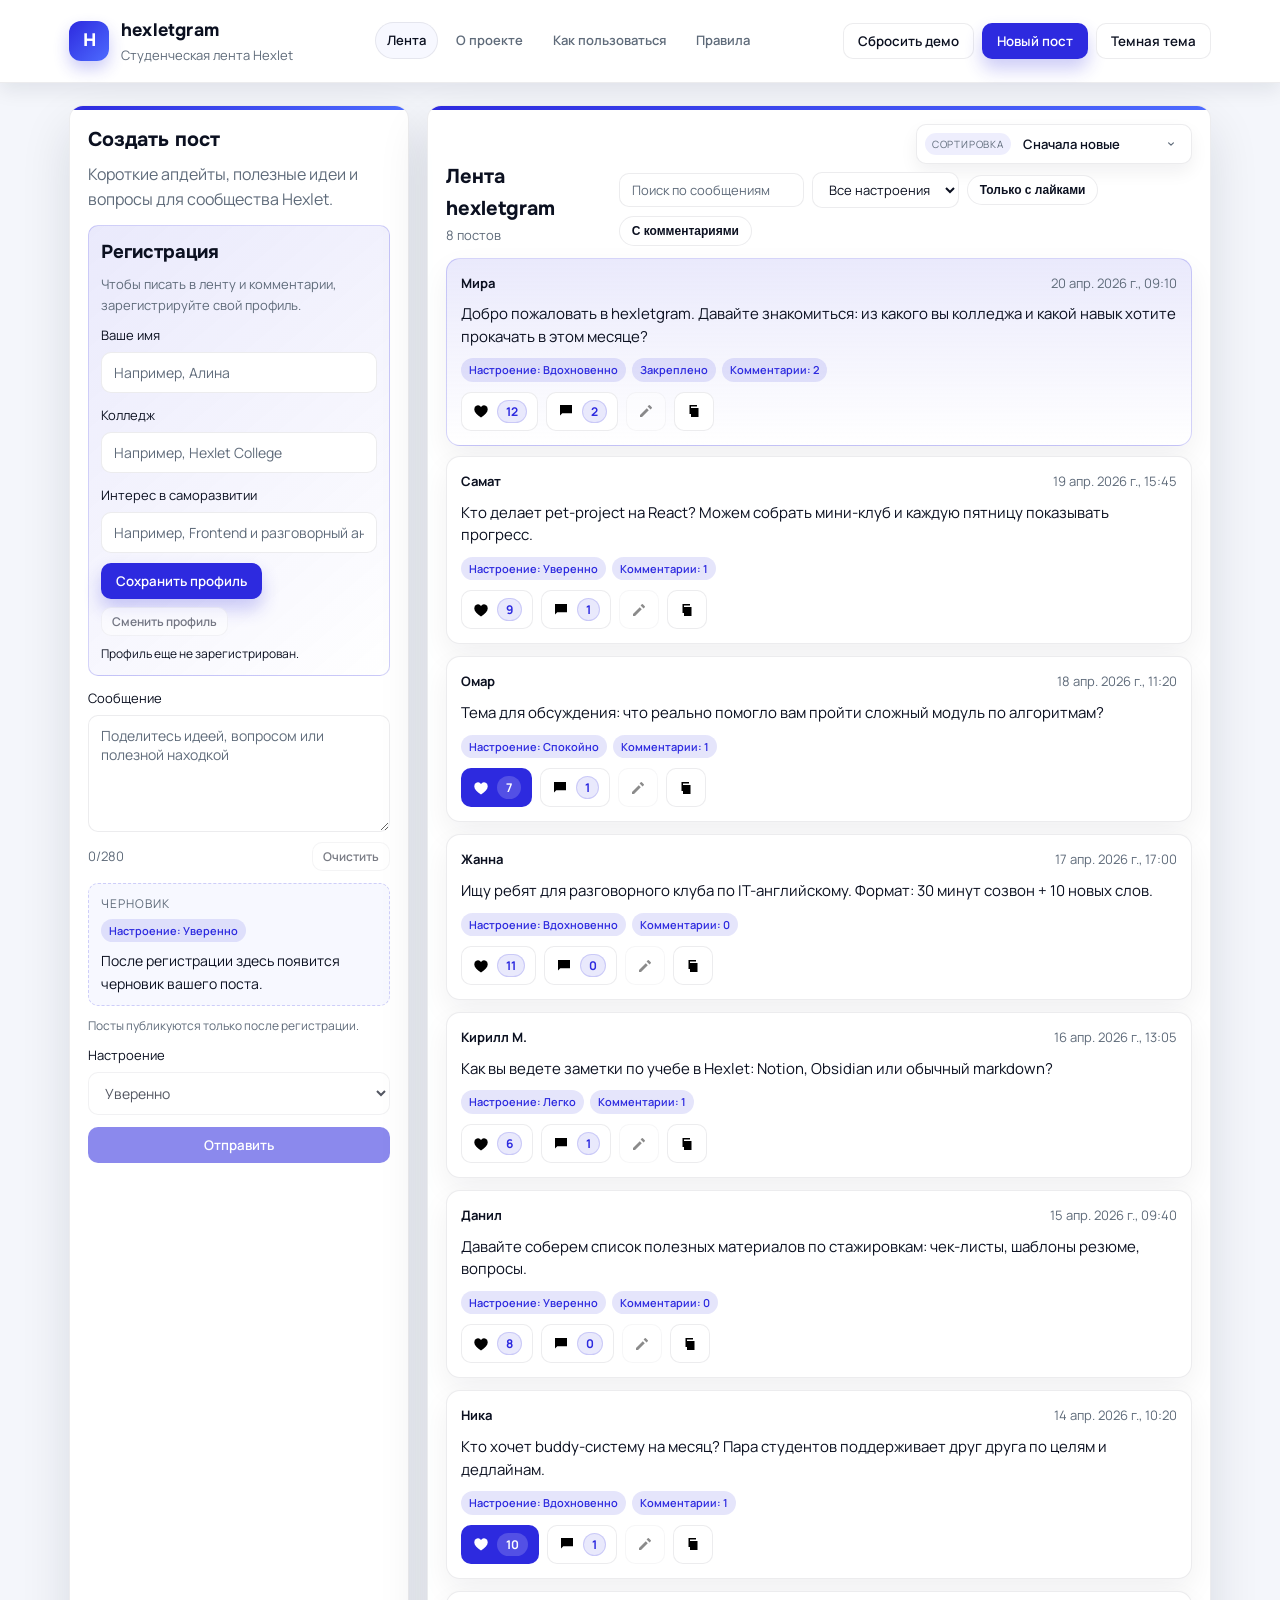
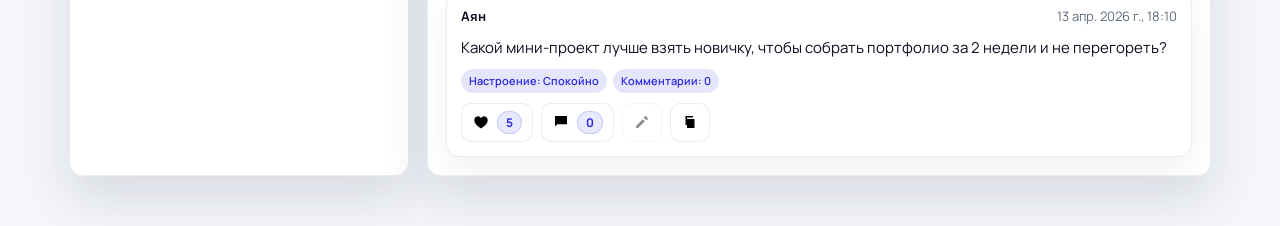
<file: index.html>
﻿<!DOCTYPE html>
<html lang="ru">
  <head>
    <meta charset="UTF-8" />
    <meta name="viewport" content="width=device-width, initial-scale=1.0" />
    <title>hexletgram</title>
    <link rel="preconnect" href="https://fonts.googleapis.com" />
    <link rel="preconnect" href="https://fonts.gstatic.com" crossorigin />
    <link
      href="https://fonts.googleapis.com/css2?family=Manrope:wght@400;500;600;700&family=Onest:wght@500;700&display=swap"
      rel="stylesheet"
    />
    <link rel="stylesheet" href="styles.css" />
  </head>
  <body>
    <header class="topbar">
      <div class="brand">
        <div class="brand-mark">H</div>
        <div class="brand-text">
          <div class="brand-title">hexletgram</div>
          <div class="brand-subtitle">Студенческая лента Hexlet</div>
        </div>
      </div>
      <nav class="main-nav" aria-label="Разделы сайта">
        <a class="nav-link active" href="index.html">Лента</a>
        <a class="nav-link" href="about.html">О проекте</a>
        <a class="nav-link" href="guide.html">Как пользоваться</a>
        <a class="nav-link" href="rules.html">Правила</a>
      </nav>
      <div class="topbar-actions">
        <button id="seedBtn" class="btn ghost" type="button">Сбросить демо</button>
        <button id="newPostBtn" class="btn primary" type="button">Новый пост</button>
        <button
          id="themeToggleBtn"
          class="btn ghost"
          type="button"
          aria-pressed="false"
        >
          Темная тема
        </button>
      </div>
    </header>

    <main class="layout layout-single">
      <section class="composer">
        <div class="composer-head">
          <h2>Создать пост</h2>
          <p>Короткие апдейты, полезные идеи и вопросы для сообщества Hexlet.</p>
        </div>

        <div class="auth-box">
          <h3>Регистрация</h3>
          <p>Чтобы писать в ленту и комментарии, зарегистрируйте свой профиль.</p>
          <label class="field">
            <span>Ваше имя</span>
            <input
              id="registerNameInput"
              type="text"
              placeholder="Например, Алина"
              maxlength="40"
            />
          </label>
          <label class="field">
            <span>Колледж</span>
            <input
              id="registerCollegeInput"
              type="text"
              placeholder="Например, Hexlet College"
              maxlength="80"
            />
          </label>
          <label class="field">
            <span>Интерес в саморазвитии</span>
            <input
              id="registerFocusInput"
              type="text"
              placeholder="Например, Frontend и разговорный английский"
              maxlength="100"
            />
          </label>
          <div class="auth-actions">
            <button id="registerBtn" class="btn primary" type="button">Сохранить профиль</button>
            <button id="logoutBtn" class="btn ghost mini" type="button">Сменить профиль</button>
          </div>
          <div id="activeProfile" class="auth-status">Профиль еще не зарегистрирован.</div>
        </div>

        <label class="field">
          <span>Сообщение</span>
          <textarea
            id="contentInput"
            rows="5"
            placeholder="Поделитесь идеей, вопросом или полезной находкой"
          ></textarea>
        </label>
        <div class="composer-tools">
          <div class="counter">
            <span id="charCount">0</span>/280
          </div>
          <button id="clearBtn" class="btn ghost mini" type="button">Очистить</button>
        </div>
        <div class="preview">
          <div class="preview-title">Черновик</div>
          <div class="preview-meta">
            <span id="previewMood" class="tag">Настроение: —</span>
          </div>
          <div id="livePreview" class="preview-body">Здесь появится текст вашего поста.</div>
        </div>
        <div id="composerStatus" class="auth-status muted">Посты публикуются только после регистрации.</div>
        <label class="field">
          <span>Настроение</span>
          <select id="moodInput">
            <option value="Уверенно">Уверенно</option>
            <option value="Вдохновенно">Вдохновенно</option>
            <option value="Спокойно">Спокойно</option>
            <option value="Легко">Легко</option>
          </select>
        </label>
        <button id="createBtn" class="btn primary full" type="button">Отправить</button>
      </section>

      <section class="feed">
        <div class="feed-head">
          <div>
            <h2>Лента hexletgram</h2>
            <div class="feed-meta">
              <span id="postCount">0 постов</span>
            </div>
          </div>
          <div class="feed-actions">
            <div class="filter">
              <label for="sortSelect">Сортировка</label>
              <select id="sortSelect">
                <option value="new">Сначала новые</option>
                <option value="liked">Сначала популярные</option>
              </select>
            </div>
            <div class="filters">
              <input id="searchInput" type="search" placeholder="Поиск по сообщениям" />
              <select id="moodFilter">
                <option value="all">Все настроения</option>
                <option value="Уверенно">Уверенно</option>
                <option value="Вдохновенно">Вдохновенно</option>
                <option value="Спокойно">Спокойно</option>
                <option value="Легко">Легко</option>
              </select>
              <button id="likedOnlyBtn" class="chip" type="button">Только с лайками</button>
              <button id="commentedOnlyBtn" class="chip" type="button">С комментариями</button>
            </div>
          </div>
        </div>
        <div id="pinnedList" class="feed-list pinned-list"></div>
        <div id="feedList" class="feed-list"></div>
      </section>
    </main>

    <template id="postTemplate">
      <article class="post">
        <header class="post-head">
          <div class="post-author"></div>
          <div class="post-time"></div>
        </header>
        <div class="post-content"></div>
        <textarea class="post-edit" rows="4"></textarea>
        <div class="post-edit-actions">
          <button class="btn primary save-edit" type="button">Сохранить</button>
          <button class="btn ghost cancel-edit" type="button">Отмена</button>
        </div>
        <div class="post-tags"></div>
        <div class="post-actions">
          <button class="btn ghost icon-btn like-btn" aria-label="Лайк" type="button">
            <img src="assets/icons/heart.svg" alt="" aria-hidden="true" />
            <span class="like-label sr-only">Лайк</span>
            <span class="like-count icon-badge">0</span>
          </button>
          <button class="btn ghost icon-btn comment-toggle" aria-label="Комментарии" type="button">
            <img src="assets/icons/comment.svg" alt="" aria-hidden="true" />
            <span class="sr-only">Комментарии</span>
            <span class="comment-count icon-badge">0</span>
          </button>
          <button class="btn ghost icon-btn edit-btn" aria-label="Редактировать" type="button">
            <img src="assets/icons/edit.svg" alt="" aria-hidden="true" />
            <span class="sr-only">Редактировать</span>
          </button>
          <button class="btn ghost icon-btn copy-btn" aria-label="Копировать" type="button">
            <img src="assets/icons/copy.svg" alt="" aria-hidden="true" />
            <span class="sr-only">Копировать</span>
          </button>
        </div>
        <div class="comments">
          <div class="comments-list"></div>
          <div class="comments-form">
            <input class="comment-text" type="text" placeholder="Комментарий" />
            <button class="btn primary comment-add" type="button">Добавить</button>
          </div>
        </div>
      </article>
    </template>

    <div id="toast" class="toast"></div>
    <script src="theme.js"></script>
    <script src="app.js"></script>
  </body>
</html>
</file>
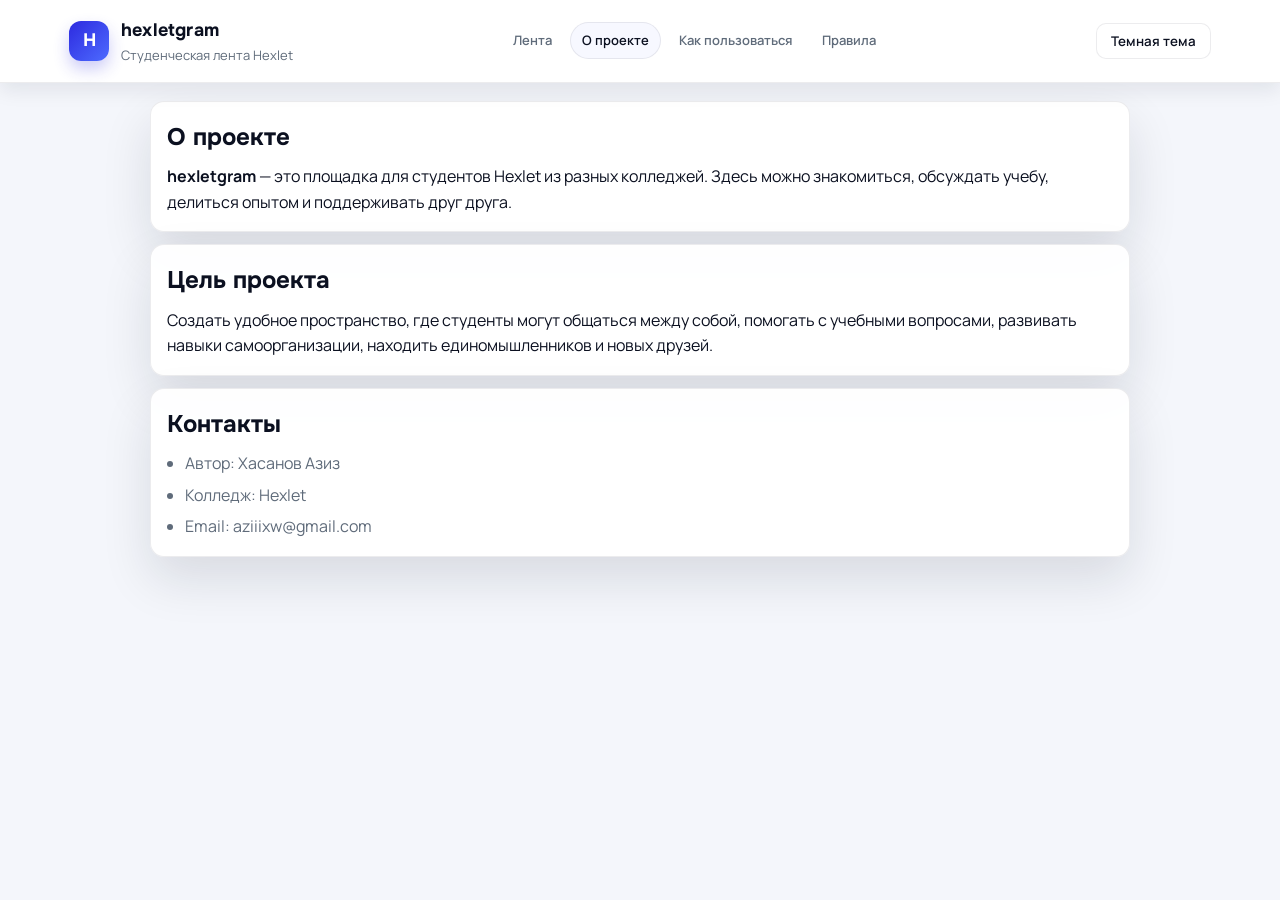
<file: about.html>
﻿<!DOCTYPE html>
<html lang="ru">
  <head>
    <meta charset="UTF-8" />
    <meta name="viewport" content="width=device-width, initial-scale=1.0" />
    <title>hexletgram — О проекте</title>
    <link rel="preconnect" href="https://fonts.googleapis.com" />
    <link rel="preconnect" href="https://fonts.gstatic.com" crossorigin />
    <link
      href="https://fonts.googleapis.com/css2?family=Manrope:wght@400;500;600;700&family=Onest:wght@500;700&display=swap"
      rel="stylesheet"
    />
    <link rel="stylesheet" href="styles.css" />
  </head>
  <body>
    <header class="topbar">
      <div class="brand">
        <div class="brand-mark">H</div>
        <div class="brand-text">
          <div class="brand-title">hexletgram</div>
          <div class="brand-subtitle">Студенческая лента Hexlet</div>
        </div>
      </div>
      <nav class="main-nav" aria-label="Разделы сайта">
        <a class="nav-link" href="index.html">Лента</a>
        <a class="nav-link active" href="about.html">О проекте</a>
        <a class="nav-link" href="guide.html">Как пользоваться</a>
        <a class="nav-link" href="rules.html">Правила</a>
      </nav>
      <div class="topbar-actions">
        <button id="themeToggleBtn" class="btn ghost" type="button" aria-pressed="false">
          Темная тема
        </button>
      </div>
    </header>

    <main class="page-wrap">
      <section class="page-card">
        <h1>О проекте</h1>
        <p>
          <strong>hexletgram</strong> — это площадка для студентов Hexlet из разных колледжей.
          Здесь можно знакомиться, обсуждать учебу, делиться опытом и поддерживать друг друга.
        </p>
      </section>

      <section class="page-card">
        <h2>Цель проекта</h2>
        <p>
          Создать удобное пространство, где студенты могут общаться между собой,
          помогать с учебными вопросами, развивать навыки самоорганизации,
          находить единомышленников и новых друзей.
        </p>
      </section>

      <section class="page-card">
        <h2>Контакты</h2>
        <ul class="plain-list">
          <li>Автор: Хасанов Азиз</li>
          <li>Колледж: Hexlet</li>
          <li>Email: aziiixw@gmail.com</li>
        </ul>
      </section>
    </main>

    <script src="theme.js"></script>
  </body>
</html>
</file>
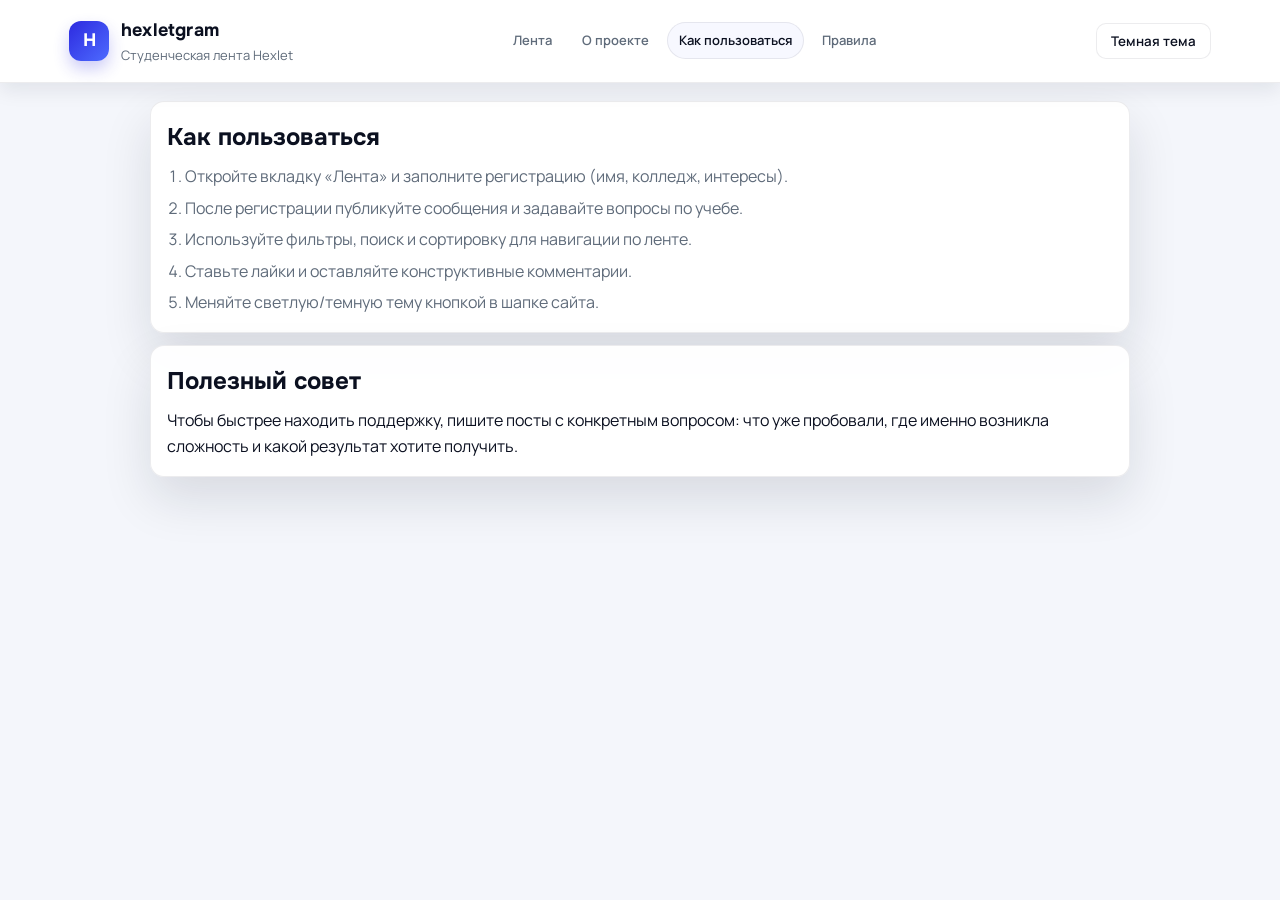
<file: guide.html>
﻿<!DOCTYPE html>
<html lang="ru">
  <head>
    <meta charset="UTF-8" />
    <meta name="viewport" content="width=device-width, initial-scale=1.0" />
    <title>hexletgram — Как пользоваться</title>
    <link rel="preconnect" href="https://fonts.googleapis.com" />
    <link rel="preconnect" href="https://fonts.gstatic.com" crossorigin />
    <link
      href="https://fonts.googleapis.com/css2?family=Manrope:wght@400;500;600;700&family=Onest:wght@500;700&display=swap"
      rel="stylesheet"
    />
    <link rel="stylesheet" href="styles.css" />
  </head>
  <body>
    <header class="topbar">
      <div class="brand">
        <div class="brand-mark">H</div>
        <div class="brand-text">
          <div class="brand-title">hexletgram</div>
          <div class="brand-subtitle">Студенческая лента Hexlet</div>
        </div>
      </div>
      <nav class="main-nav" aria-label="Разделы сайта">
        <a class="nav-link" href="index.html">Лента</a>
        <a class="nav-link" href="about.html">О проекте</a>
        <a class="nav-link active" href="guide.html">Как пользоваться</a>
        <a class="nav-link" href="rules.html">Правила</a>
      </nav>
      <div class="topbar-actions">
        <button id="themeToggleBtn" class="btn ghost" type="button" aria-pressed="false">
          Темная тема
        </button>
      </div>
    </header>

    <main class="page-wrap">
      <section class="page-card">
        <h1>Как пользоваться</h1>
        <ol class="plain-list ordered">
          <li>Откройте вкладку «Лента» и заполните регистрацию (имя, колледж, интересы).</li>
          <li>После регистрации публикуйте сообщения и задавайте вопросы по учебе.</li>
          <li>Используйте фильтры, поиск и сортировку для навигации по ленте.</li>
          <li>Ставьте лайки и оставляйте конструктивные комментарии.</li>
          <li>Меняйте светлую/темную тему кнопкой в шапке сайта.</li>
        </ol>
      </section>

      <section class="page-card">
        <h2>Полезный совет</h2>
        <p>
          Чтобы быстрее находить поддержку, пишите посты с конкретным вопросом:
          что уже пробовали, где именно возникла сложность и какой результат хотите получить.
        </p>
      </section>
    </main>

    <script src="theme.js"></script>
  </body>
</html>
</file>
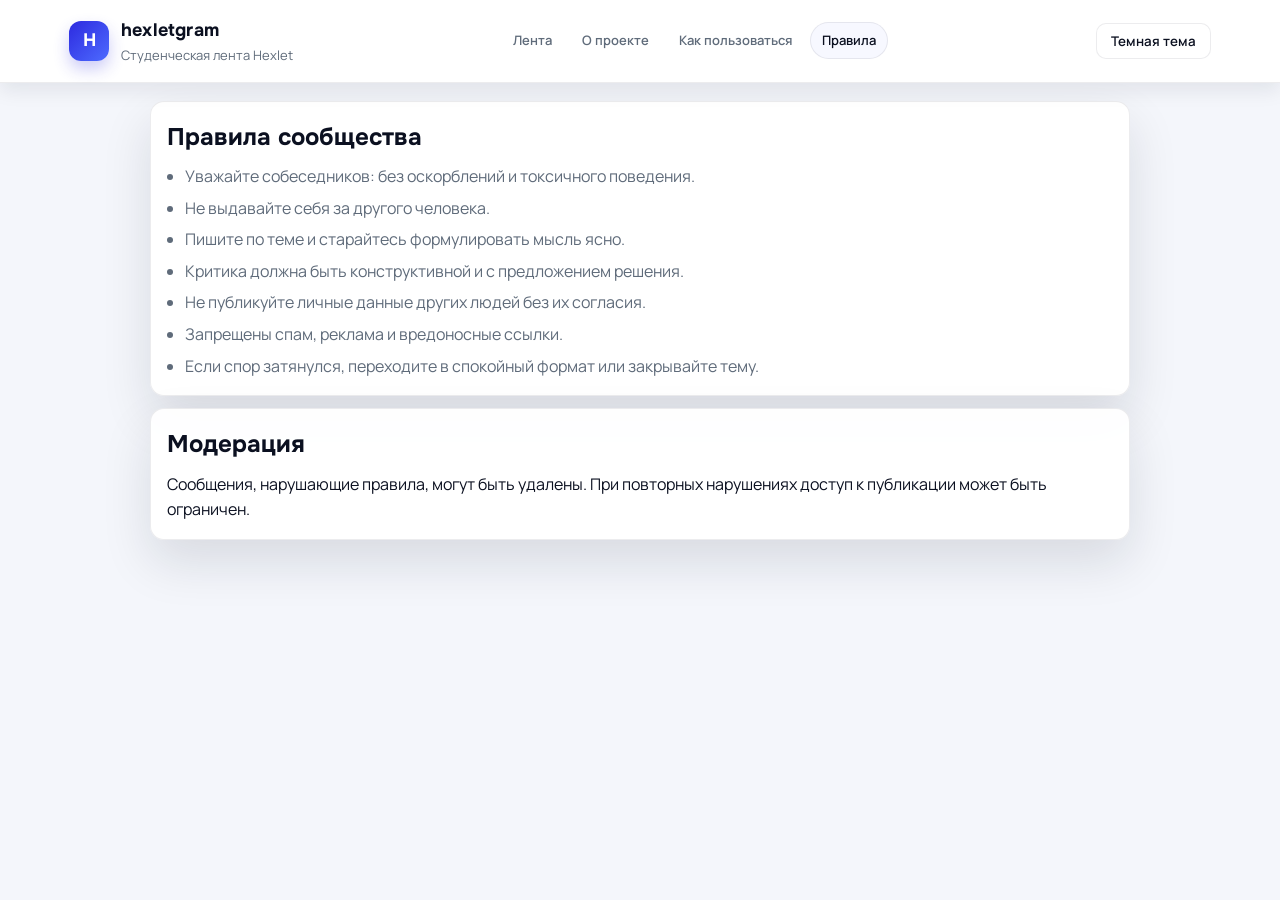
<file: rules.html>
﻿<!DOCTYPE html>
<html lang="ru">
  <head>
    <meta charset="UTF-8" />
    <meta name="viewport" content="width=device-width, initial-scale=1.0" />
    <title>hexletgram — Правила</title>
    <link rel="preconnect" href="https://fonts.googleapis.com" />
    <link rel="preconnect" href="https://fonts.gstatic.com" crossorigin />
    <link
      href="https://fonts.googleapis.com/css2?family=Manrope:wght@400;500;600;700&family=Onest:wght@500;700&display=swap"
      rel="stylesheet"
    />
    <link rel="stylesheet" href="styles.css" />
  </head>
  <body>
    <header class="topbar">
      <div class="brand">
        <div class="brand-mark">H</div>
        <div class="brand-text">
          <div class="brand-title">hexletgram</div>
          <div class="brand-subtitle">Студенческая лента Hexlet</div>
        </div>
      </div>
      <nav class="main-nav" aria-label="Разделы сайта">
        <a class="nav-link" href="index.html">Лента</a>
        <a class="nav-link" href="about.html">О проекте</a>
        <a class="nav-link" href="guide.html">Как пользоваться</a>
        <a class="nav-link active" href="rules.html">Правила</a>
      </nav>
      <div class="topbar-actions">
        <button id="themeToggleBtn" class="btn ghost" type="button" aria-pressed="false">
          Темная тема
        </button>
      </div>
    </header>

    <main class="page-wrap">
      <section class="page-card">
        <h1>Правила сообщества</h1>
        <ul class="plain-list">
          <li>Уважайте собеседников: без оскорблений и токсичного поведения.</li>
          <li>Не выдавайте себя за другого человека.</li>
          <li>Пишите по теме и старайтесь формулировать мысль ясно.</li>
          <li>Критика должна быть конструктивной и с предложением решения.</li>
          <li>Не публикуйте личные данные других людей без их согласия.</li>
          <li>Запрещены спам, реклама и вредоносные ссылки.</li>
          <li>Если спор затянулся, переходите в спокойный формат или закрывайте тему.</li>
        </ul>
      </section>

      <section class="page-card">
        <h2>Модерация</h2>
        <p>
          Сообщения, нарушающие правила, могут быть удалены. При повторных нарушениях
          доступ к публикации может быть ограничен.
        </p>
      </section>
    </main>

    <script src="theme.js"></script>
  </body>
</html>
</file>
<file: styles.css>
:root {
  --ink: #0b1020;
  --paper: #f4f6fb;
  --accent: #2d2adf;
  --accent-2: #4d6bff;
  --muted: #5f6b7a;
  --glass: rgba(255, 255, 255, 0.94);
  --shadow: 0 22px 50px rgba(15, 23, 42, 0.12);
  --radius: 14px;
  --radius-small: 10px;
  --border: rgba(15, 23, 42, 0.08);
  --soft: rgba(45, 42, 223, 0.1);
  --surface: #ffffff;
  --surface-2: #f7f8ff;
  --surface-muted: #f1f3fb;
  --input-bg: #ffffff;
  --chip-bg: #ffffff;
  --header-bg: #ffffff;
  --toast-bg: #0b1020;
  --toast-text: #ffffff;
  --accent-shadow: rgba(45, 42, 223, 0.24);
  --focus-border: rgba(45, 42, 223, 0.45);
  --focus-ring: rgba(45, 42, 223, 0.12);
  --focus-ring-strong: rgba(45, 42, 223, 0.2);
  --accent-border: rgba(45, 42, 223, 0.35);
  --accent-soft-border: rgba(45, 42, 223, 0.2);
  --chip-shadow: rgba(45, 42, 223, 0.2);
}

[data-theme="dark"] {
  --ink: #d9dfed;
  --paper: #11151d;
  --accent: #5669dc;
  --accent-2: #6a84ff;
  --muted: #9aa4b7;
  --glass: rgba(23, 28, 38, 0.96);
  --shadow: 0 16px 28px rgba(0, 0, 0, 0.28);
  --border: rgba(217, 223, 237, 0.13);
  --soft: rgba(86, 105, 220, 0.16);
  --surface: #1a202c;
  --surface-2: #202837;
  --surface-muted: #1d2431;
  --input-bg: #1f2634;
  --chip-bg: #1f2634;
  --header-bg: #151b25;
  --toast-bg: #f2f5ff;
  --toast-text: #101624;
  --accent-shadow: rgba(86, 105, 220, 0.2);
  --focus-border: rgba(106, 132, 255, 0.48);
  --focus-ring: rgba(106, 132, 255, 0.15);
  --focus-ring-strong: rgba(106, 132, 255, 0.2);
  --accent-border: rgba(106, 132, 255, 0.35);
  --accent-soft-border: rgba(106, 132, 255, 0.2);
  --chip-shadow: rgba(86, 105, 220, 0.12);
}

* {
  box-sizing: border-box;
}

body {
  margin: 0;
  font-family: "Manrope", sans-serif;
  color: var(--ink);
  background: var(--paper);
  min-height: 100vh;
  position: relative;
  overflow-x: hidden;
  line-height: 1.6;
}

.topbar {
  position: sticky;
  top: 0;
  z-index: 2;
  display: flex;
  justify-content: space-between;
  align-items: center;
  padding: 16px 5.4vw;
  background: var(--header-bg);
  border-bottom: 1px solid var(--border);
  box-shadow: 0 8px 18px rgba(15, 23, 42, 0.08);
}

.brand {
  display: flex;
  align-items: center;
  gap: 12px;
}

.brand-mark {
  width: 40px;
  height: 40px;
  border-radius: 12px;
  background: linear-gradient(135deg, var(--accent), var(--accent-2));
  color: #fff;
  display: grid;
  place-items: center;
  font-family: "Onest", sans-serif;
  font-weight: 700;
  font-size: 18px;
  box-shadow: 0 8px 16px var(--accent-shadow);
}

.brand-title {
  font-family: "Onest", sans-serif;
  font-weight: 700;
  font-size: 18px;
  letter-spacing: 0.01em;
}

.brand-subtitle {
  color: var(--muted);
  font-size: 13px;
}

.topbar-actions {
  display: flex;
  gap: 8px;
  flex-wrap: wrap;
}

.main-nav {
  display: flex;
  align-items: center;
  gap: 6px;
  flex-wrap: wrap;
}

.nav-link {
  text-decoration: none;
  color: var(--muted);
  font-size: 13px;
  font-weight: 600;
  padding: 7px 11px;
  border-radius: 999px;
  border: 1px solid transparent;
  transition: color 0.2s ease, background 0.2s ease, border-color 0.2s ease;
}

.nav-link:hover {
  color: var(--ink);
  background: var(--surface-2);
}

.nav-link.active {
  color: var(--ink);
  background: var(--surface-2);
  border-color: var(--border);
}

.layout {
  position: relative;
  z-index: 1;
  display: grid;
  grid-template-columns: minmax(260px, 360px) minmax(0, 1fr);
  gap: 18px;
  padding: 22px 5.4vw 50px;
}

.layout.layout-single {
  grid-template-columns: minmax(240px, 340px) minmax(0, 1fr);
}

.info-header {
  position: relative;
  z-index: 1;
  display: grid;
  grid-template-columns: repeat(3, minmax(0, 1fr));
  gap: 12px;
  padding: 16px 5.4vw 0;
}

.composer,
.feed,
.info-card {
  background: var(--glass);
  border-radius: var(--radius);
  box-shadow: var(--shadow);
  border: 1px solid var(--border);
  position: relative;
  overflow: hidden;
}

.composer::before,
.feed::before {
  content: "";
  position: absolute;
  top: 0;
  left: 0;
  right: 0;
  height: 4px;
  background: linear-gradient(90deg, var(--accent), var(--accent-2));
}

.info-card {
  padding: 16px;
}

.info-card:first-child {
  border-color: rgba(45, 42, 223, 0.2);
  background: linear-gradient(
      135deg,
      rgba(45, 42, 223, 0.08),
      rgba(0, 194, 255, 0.05)
    ),
    var(--surface);
}

.composer,
.feed {
  padding: 18px;
}

.info-card h2,
.info-card h3 {
  margin: 0 0 10px;
  font-family: "Onest", sans-serif;
}

.info-card p {
  margin: 0;
  color: var(--ink);
  line-height: 1.6;
}

.info-list {
  margin: 0;
  padding-left: 18px;
  line-height: 1.6;
  color: var(--muted);
}

.page-wrap {
  width: min(980px, 92vw);
  margin: 18px auto 44px;
  display: grid;
  gap: 12px;
}

.page-card {
  background: var(--glass);
  border-radius: var(--radius);
  border: 1px solid var(--border);
  box-shadow: var(--shadow);
  padding: 16px;
}

.page-card h1,
.page-card h2 {
  margin: 0 0 8px;
  font-family: "Onest", sans-serif;
}

.page-card p {
  margin: 0;
  color: var(--ink);
}

.plain-list {
  margin: 0;
  padding-left: 18px;
  color: var(--muted);
  display: grid;
  gap: 6px;
}

.plain-list.ordered {
  list-style: decimal;
}

.composer-head h2,
.feed-head h2 {
  margin: 0;
  font-family: "Onest", sans-serif;
  font-size: 20px;
}

.composer-head p {
  margin: 6px 0 12px;
  color: var(--muted);
}

.auth-box {
  margin-bottom: 12px;
  padding: 12px;
  border-radius: var(--radius-small);
  border: 1px solid var(--accent-soft-border);
  background: linear-gradient(140deg, var(--soft), transparent), var(--surface);
}

.auth-box h3 {
  margin: 0 0 6px;
  font-family: "Onest", sans-serif;
}

.auth-box p {
  margin: 0 0 10px;
  font-size: 13px;
  color: var(--muted);
}

.auth-actions {
  display: flex;
  gap: 8px;
  flex-wrap: wrap;
  margin-top: -2px;
}

.auth-status {
  margin-top: 8px;
  font-size: 12px;
  color: var(--ink);
}

.auth-status.muted {
  margin: -2px 0 10px;
  color: var(--muted);
}

.field {
  display: flex;
  flex-direction: column;
  gap: 6px;
  margin-bottom: 12px;
  font-size: 13px;
}

.field input,
.field textarea,
.field select {
  border-radius: var(--radius-small);
  border: 1px solid var(--border);
  padding: 10px 12px;
  font-family: inherit;
  font-size: 14px;
  background: var(--input-bg);
  color: var(--ink);
  transition: border-color 0.2s ease, box-shadow 0.2s ease;
}

.field input::placeholder,
.field textarea::placeholder,
.comments-form input::placeholder,
.filters input::placeholder {
  color: var(--muted);
}

.field input:focus,
.field textarea:focus,
.field select:focus,
.filters input:focus,
.filters select:focus,
.comments-form input:focus,
.post-edit:focus {
  outline: none;
  border-color: var(--focus-border);
  box-shadow: 0 0 0 3px var(--focus-ring);
}

.field textarea {
  resize: vertical;
  min-height: 94px;
}

.composer-tools {
  display: flex;
  justify-content: space-between;
  align-items: center;
  margin: -2px 0 12px;
}

.counter {
  font-size: 13px;
  color: var(--muted);
}

.preview {
  background: var(--surface-2);
  border-radius: var(--radius-small);
  padding: 10px 12px;
  border: 1px dashed var(--accent-soft-border);
  margin-bottom: 12px;
}

.preview-meta {
  display: flex;
  gap: 8px;
  margin-bottom: 8px;
}

.preview-title {
  font-size: 12px;
  color: var(--muted);
  text-transform: uppercase;
  letter-spacing: 0.08em;
  margin-bottom: 6px;
}

.preview-body {
  font-size: 14px;
  min-height: 28px;
  max-height: 120px;
  overflow: auto;
  white-space: pre-wrap;
  word-break: break-word;
  overflow-wrap: anywhere;
}


.btn {
  border: 1px solid transparent;
  border-radius: 10px;
  padding: 8px 14px;
  font-weight: 600;
  cursor: pointer;
  transition: transform 0.2s ease, box-shadow 0.2s ease, background 0.2s ease,
    color 0.2s ease, border-color 0.2s ease;
  font-family: inherit;
}

.btn:disabled {
  cursor: not-allowed;
  transform: none !important;
  opacity: 0.55;
  box-shadow: none !important;
}

.btn:focus-visible {
  outline: none;
  box-shadow: 0 0 0 3px var(--focus-ring-strong);
}

.btn.primary {
  background: var(--accent);
  color: #fff;
  box-shadow: 0 10px 18px var(--accent-shadow);
}

.btn.primary:hover {
  background: #1f1ec7;
  transform: translateY(-1px);
}

.btn.ghost {
  background: var(--chip-bg);
  color: var(--ink);
  border: 1px solid var(--border);
}

.btn.ghost:hover {
  border-color: var(--accent-border);
  box-shadow: 0 8px 20px rgba(15, 23, 42, 0.08);
  transform: translateY(-1px);
}

.btn.danger {
  color: #b42318;
  border-color: rgba(180, 35, 24, 0.3);
  background: rgba(180, 35, 24, 0.04);
}

.icon-btn {
  display: inline-flex;
  align-items: center;
  gap: 7px;
  padding: 7px 10px;
}

.icon-btn img {
  width: 18px;
  height: 18px;
}

.icon-btn[disabled] {
  opacity: 0.45;
}

.icon-badge {
  background: var(--soft);
  border-radius: 999px;
  padding: 2px 8px;
  font-size: 12px;
  font-weight: 700;
  color: var(--accent);
  border: 1px solid rgba(45, 42, 223, 0.16);
}

.sr-only {
  position: absolute;
  width: 1px;
  height: 1px;
  padding: 0;
  margin: -1px;
  overflow: hidden;
  clip: rect(0, 0, 0, 0);
  border: 0;
}

.btn.mini {
  padding: 5px 10px;
  font-size: 12px;
}

.btn.full {
  width: 100%;
}

.btn:hover {
  transform: translateY(-1px);
}

.feed-head {
  display: flex;
  justify-content: space-between;
  align-items: flex-end;
  gap: 12px;
  margin-bottom: 12px;
}

.feed-actions {
  display: grid;
  gap: 8px;
  justify-items: end;
}

.feed-meta {
  display: flex;
  align-items: center;
  gap: 12px;
  color: var(--muted);
  font-size: 13px;
}

.filter {
  display: inline-flex;
  align-items: center;
  gap: 8px;
  padding: 5px 8px;
  background: var(--surface);
  border: 1px solid var(--border);
  border-radius: 10px;
  box-shadow: 0 8px 18px rgba(15, 23, 42, 0.06);
}

.filter label {
  font-size: 10px;
  letter-spacing: 0.08em;
  text-transform: uppercase;
  color: var(--muted);
  background: rgba(45, 42, 223, 0.08);
  padding: 3px 7px;
  border-radius: 999px;
}

.filter select {
  border: none;
  background: transparent;
  font-family: inherit;
  font-size: 13px;
  font-weight: 600;
  color: var(--ink);
  padding: 5px 24px 5px 4px;
  cursor: pointer;
  appearance: none;
  -webkit-appearance: none;
  -moz-appearance: none;
  background-image: url("data:image/svg+xml;utf8,<svg xmlns='http://www.w3.org/2000/svg' viewBox='0 0 20 20' fill='none' stroke='%235f6b7a' stroke-width='2' stroke-linecap='round' stroke-linejoin='round'><path d='M6 8l4 4 4-4'/></svg>");
  background-repeat: no-repeat;
  background-position: right 6px center;
  background-size: 12px;
}

.filter select:focus {
  outline: none;
}

.filters {
  display: flex;
  align-items: center;
  gap: 8px;
  flex-wrap: wrap;
}

.filters input,
.filters select {
  border-radius: 10px;
  border: 1px solid var(--border);
  padding: 7px 12px;
  font-family: inherit;
  font-size: 13px;
  background: var(--input-bg);
  color: var(--ink);
  transition: border-color 0.2s ease, box-shadow 0.2s ease;
}

.chip {
  border-radius: 999px;
  border: 1px solid var(--border);
  background: var(--chip-bg);
  padding: 7px 12px;
  cursor: pointer;
  font-weight: 600;
  font-size: 12px;
  color: var(--ink);
  transition: background 0.2s ease, color 0.2s ease, border-color 0.2s ease,
    box-shadow 0.2s ease;
}

.chip.active {
  background: var(--accent);
  color: #fff;
  border-color: transparent;
  box-shadow: 0 8px 14px var(--chip-shadow);
}

.feed-list {
  display: grid;
  gap: 12px;
}

.pinned-list {
  margin-bottom: 10px;
}

.pinned-list .post {
  border: 1px solid var(--accent-soft-border);
  background: linear-gradient(180deg, var(--soft), var(--surface));
}

.post {
  background: var(--surface);
  border-radius: var(--radius);
  padding: 14px;
  border: 1px solid var(--border);
  display: grid;
  gap: 10px;
  box-shadow: 0 12px 30px rgba(15, 23, 42, 0.06);
}

.post-head {
  display: flex;
  justify-content: space-between;
  font-size: 13px;
  color: var(--muted);
}

.post-author {
  font-weight: 700;
  color: var(--ink);
}

.post-content {
  font-size: 15px;
  line-height: 1.5;
}


.post-edit {
  display: none;
  width: 100%;
  border-radius: 12px;
  border: 1px solid var(--border);
  padding: 12px;
  font-family: inherit;
  font-size: 15px;
  transition: border-color 0.2s ease, box-shadow 0.2s ease;
}

.post-edit-actions {
  display: none;
  gap: 8px;
}

.post.editing .post-content {
  display: none;
}

.post.editing .post-edit,
.post.editing .post-edit-actions {
  display: flex;
}

.post-tags {
  display: flex;
  gap: 6px;
  flex-wrap: wrap;
}

.tag {
  padding: 3px 8px;
  background: rgba(45, 42, 223, 0.12);
  color: var(--accent);
  border-radius: 999px;
  font-size: 11px;
  font-weight: 600;
}

.post-actions {
  display: flex;
  gap: 8px;
  flex-wrap: wrap;
}

.like-btn.active {
  background: var(--accent);
  color: #fff;
  border-color: transparent;
}

.like-btn.active .icon-badge {
  background: rgba(255, 255, 255, 0.18);
  color: #fff;
  border-color: transparent;
}

.like-btn.active img {
  filter: invert(1);
}

.comments {
  background: var(--surface-muted);
  border-radius: var(--radius-small);
  padding: 10px;
  display: none;
  gap: 10px;
  border: 1px solid var(--border);
}

.comments.open {
  display: grid;
}

.comments-list {
  display: grid;
  gap: 8px;
}

.comment {
  background: var(--surface);
  border-radius: 12px;
  padding: 8px 10px;
  border: 1px solid var(--border);
}

.comment strong {
  display: block;
  margin-bottom: 4px;
}

.comments-form {
  display: grid;
  grid-template-columns: 1fr auto;
  gap: 8px;
}

.comments-form input {
  border-radius: 10px;
  border: 1px solid var(--border);
  padding: 8px 10px;
  background: var(--input-bg);
  color: var(--ink);
  transition: border-color 0.2s ease, box-shadow 0.2s ease;
}

.toast {
  position: fixed;
  bottom: 18px;
  right: 18px;
  background: var(--toast-bg);
  color: var(--toast-text);
  padding: 10px 14px;
  border-radius: 999px;
  font-size: 14px;
  opacity: 0;
  pointer-events: none;
  transform: translateY(10px);
  transition: opacity 0.2s ease, transform 0.2s ease;
  z-index: 5;
  box-shadow: 0 12px 30px rgba(15, 23, 42, 0.2);
}

[data-theme="dark"] .icon-btn img {
  filter: brightness(0) invert(0.9);
}

[data-theme="dark"] .like-btn.active img {
  filter: invert(1);
}

.toast.show {
  opacity: 1;
  transform: translateY(0);
}

@media (prefers-reduced-motion: reduce) {
  *,
  *::before,
  *::after {
    animation: none !important;
    transition: none !important;
  }
}

@media (max-width: 960px) {
  .info-header {
    grid-template-columns: 1fr;
  }

  .layout {
    grid-template-columns: 1fr;
  }

  .comments-form {
    grid-template-columns: 1fr;
  }

  .topbar {
    flex-direction: column;
    align-items: flex-start;
    gap: 10px;
  }

  .main-nav {
    width: 100%;
    gap: 8px;
  }

  .nav-link {
    flex: 1 1 0;
    text-align: center;
  }

  .feed-head {
    flex-direction: column;
    align-items: flex-start;
  }

  .feed-actions {
    width: 100%;
    justify-items: stretch;
  }

  .filter {
    width: 100%;
    justify-content: space-between;
  }

  .filter select {
    width: 100%;
  }

  .filters {
    width: 100%;
    flex-direction: column;
    align-items: stretch;
  }

  .filters input,
  .filters select,
  .chip {
    width: 100%;
  }

  .page-wrap {
    width: min(980px, 95vw);
  }
}

@media (max-width: 720px) {
  .topbar {
    padding: 14px 4.8vw;
  }

  .topbar-actions {
    width: 100%;
  }

  .topbar-actions .btn {
    width: 100%;
    justify-content: center;
  }

  .layout {
    padding: 18px 4.8vw 44px;
  }

  .info-header {
    padding: 14px 4.8vw 0;
  }

  .composer,
  .feed,
  .info-card {
    padding: 15px;
  }

  .page-wrap {
    margin: 14px auto 34px;
  }

  .brand-mark {
    width: 40px;
    height: 40px;
    font-size: 18px;
  }

  .brand-title {
    font-size: 18px;
  }

  .composer-head h2,
  .feed-head h2 {
    font-size: 20px;
  }
}

@media (max-width: 520px) {
  .topbar {
    padding: 12px 4.2vw;
  }

  .layout {
    padding: 16px 4.2vw 38px;
  }

  .info-header {
    padding: 12px 4.2vw 0;
  }

  .composer,
  .feed,
  .info-card {
    padding: 14px;
  }

  .post {
    padding: 12px;
  }

  .post-actions {
    gap: 8px;
  }

  .filters input,
  .filters select,
  .chip,
  .filter {
    border-radius: 10px;
  }

  .main-nav {
    display: grid;
    grid-template-columns: 1fr 1fr;
    width: 100%;
  }

  .nav-link {
    font-size: 12px;
    padding: 6px 8px;
  }

  .page-wrap {
    margin: 12px auto 26px;
    gap: 10px;
  }

  .page-card {
    padding: 13px;
  }
}
</file>
